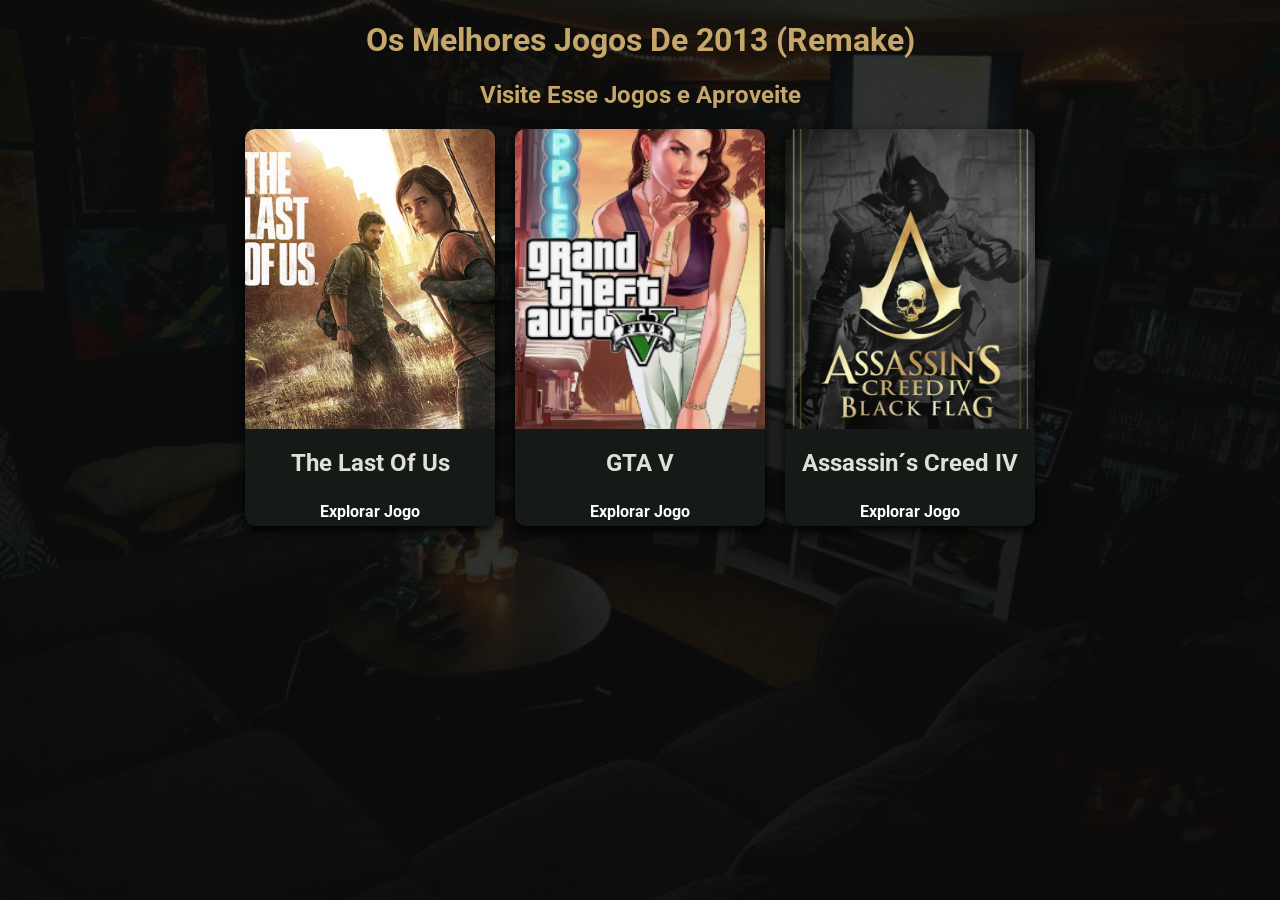
<file: index.html>
<!DOCTYPE html>
<html lang="pt-br">
<head>
    <meta charset="UTF-8">
    <meta name="viewport" content="width=device-width, initial-scale=1.0">
    <title>Jogos</title>
    <link rel="stylesheet" href="principal.css">
    <link rel="shortcut icon" href="icones/Uriy1966-Steel-System-Games.512.png" type="image/x-icon">
    <link rel="preconnect" href="https://fonts.googleapis.com">
    <link rel="preconnect" href="https://fonts.gstatic.com" crossorigin>
    <link href="https://fonts.googleapis.com/css2?family=Roboto:ital,wght@0,100..900;1,100..900&display=swap" rel="stylesheet">

</head>
<body class="principal">
    <h1 class="titulo"> Os Melhores Jogos De 2013 (Remake)</h1>
    <h2 class="titulo">Visite Esse Jogos e Aproveite</h2>
    <div class="cards">

    <div class="card">
        <img src="imagens/The-Last-Of-Us-original.jpg" alt="tlou">
        <h2>The Last Of Us </h2>
        <a href="thelastofus.html" class="botao">Explorar Jogo</a>
    </div>

    <div class="card">
        <img src="imagens/auto.png" alt="Gta 5">
        <h2>GTA V</h2>
        <a href="gtav.html" class="botao">Explorar Jogo</a>
    </div>

    <div class="card">
        <img src="imagens/black.png" alt="black flag">
        <h2>Assassin´s Creed IV</h2>
        <a href="creed4.html" class="botao">Explorar Jogo</a>
    </div>

       

</body>
</html>
</file>
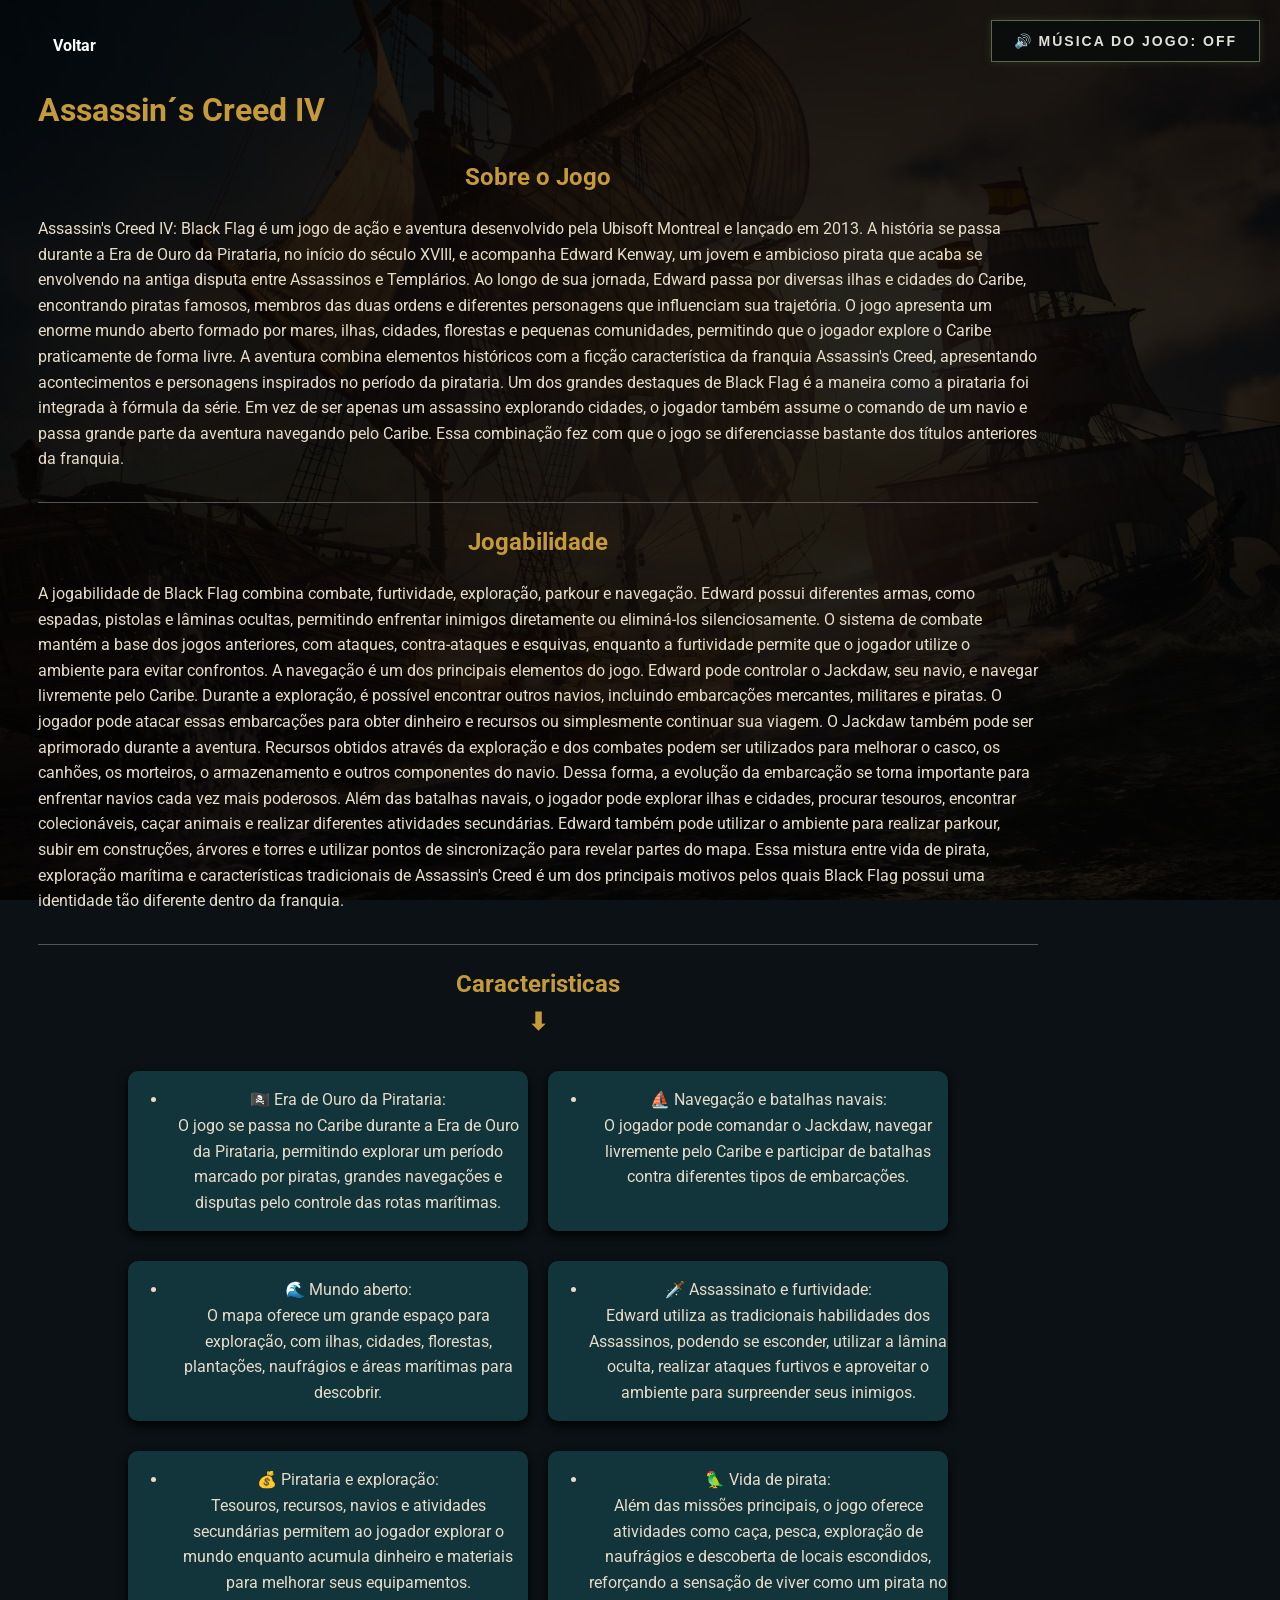
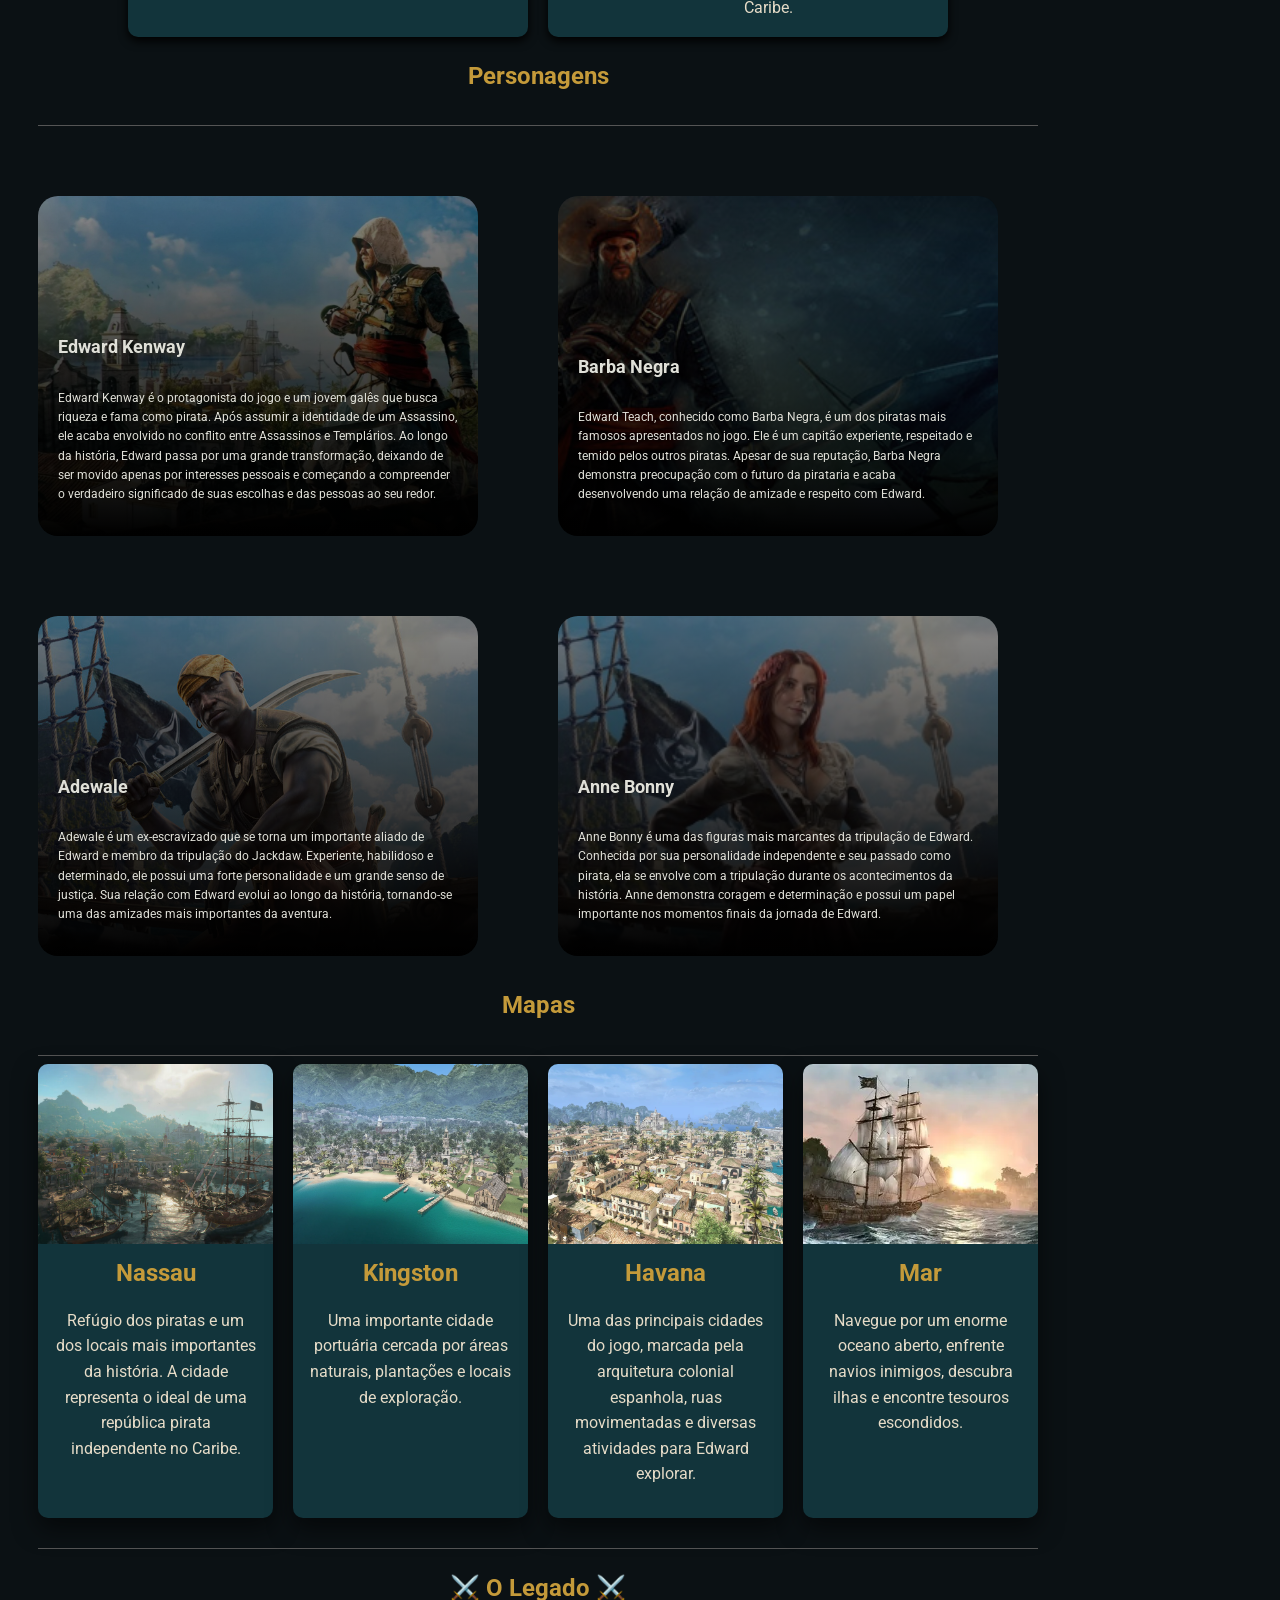
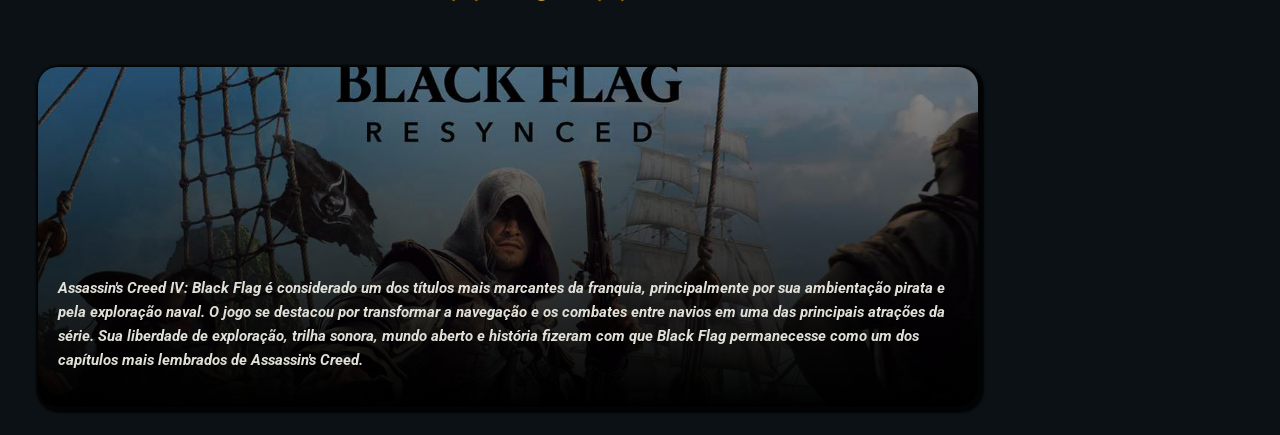
<file: creed4.html>
<!DOCTYPE html>
<html lang="pt-br">
<head>
    <meta charset="UTF-8">
    <meta name="viewport" content="width=device-width, initial-scale=1.0">
    <title>Assassin´s Creed IV</title>
    <link rel="stylesheet" href="principal.css">
    <link rel="stylesheet" href="creed.css">
    <link rel="shortcut icon" href="icones/assassin_s_creed_iv__black_flag___folder_icon_by_pixelreal_dk7kx5o.ico" type="image/x-icon">
    <link rel="preconnect" href="https://fonts.googleapis.com">
    <link rel="preconnect" href="https://fonts.gstatic.com" crossorigin>
    <link href="https://fonts.googleapis.com/css2?family=Roboto:ital,wght@0,100..900;1,100..900&display=swap" rel="stylesheet">
</head>
<body class="principal3">
    <audio id="musica" loop>
    <source src="audio/a4.mp3" type="audio/mpeg">
</audio>

<button id="botao-musica" onclick="toggleMusica()">
    🔊 MÚSICA DO JOGO: OFF
</button>

<script>
    const musica = document.getElementById("musica");
    const botao = document.getElementById("botao-musica");

    function toggleMusica() {
        if (musica.paused) {
            musica.play();
            botao.textContent = "🔊 MÚSICA DO JOGO: ON";
        } else {
            musica.pause();
            botao.textContent = "🔇 MÚSICA DO JOGO: OFF";
        }
    }
</script>
    <a href="index.html" class="botao">Voltar</a>
    <h1>Assassin´s Creed IV</h1>
     <h2 class="titulo3">Sobre o Jogo</h2>
    <p>Assassin's Creed IV: Black Flag é um jogo de ação e aventura desenvolvido pela Ubisoft Montreal e lançado em 2013. A história se passa durante a Era de Ouro da Pirataria, no início do século XVIII, e acompanha Edward Kenway, um jovem e ambicioso pirata que acaba se envolvendo na antiga disputa entre Assassinos e Templários. Ao longo de sua jornada, Edward passa por diversas ilhas e cidades do Caribe, encontrando piratas famosos, membros das duas ordens e diferentes personagens que influenciam sua trajetória.

O jogo apresenta um enorme mundo aberto formado por mares, ilhas, cidades, florestas e pequenas comunidades, permitindo que o jogador explore o Caribe praticamente de forma livre. A aventura combina elementos históricos com a ficção característica da franquia Assassin's Creed, apresentando acontecimentos e personagens inspirados no período da pirataria.

Um dos grandes destaques de Black Flag é a maneira como a pirataria foi integrada à fórmula da série. Em vez de ser apenas um assassino explorando cidades, o jogador também assume o comando de um navio e passa grande parte da aventura navegando pelo Caribe. Essa combinação fez com que o jogo se diferenciasse bastante dos títulos anteriores da franquia.</p>
 
<hr>
<h2 class="titulo3">Jogabilidade</h2>
<p>A jogabilidade de Black Flag combina combate, furtividade, exploração, parkour e navegação. Edward possui diferentes armas, como espadas, pistolas e lâminas ocultas, permitindo enfrentar inimigos diretamente ou eliminá-los silenciosamente. O sistema de combate mantém a base dos jogos anteriores, com ataques, contra-ataques e esquivas, enquanto a furtividade permite que o jogador utilize o ambiente para evitar confrontos.

A navegação é um dos principais elementos do jogo. Edward pode controlar o Jackdaw, seu navio, e navegar livremente pelo Caribe. Durante a exploração, é possível encontrar outros navios, incluindo embarcações mercantes, militares e piratas. O jogador pode atacar essas embarcações para obter dinheiro e recursos ou simplesmente continuar sua viagem.

O Jackdaw também pode ser aprimorado durante a aventura. Recursos obtidos através da exploração e dos combates podem ser utilizados para melhorar o casco, os canhões, os morteiros, o armazenamento e outros componentes do navio. Dessa forma, a evolução da embarcação se torna importante para enfrentar navios cada vez mais poderosos.

Além das batalhas navais, o jogador pode explorar ilhas e cidades, procurar tesouros, encontrar colecionáveis, caçar animais e realizar diferentes atividades secundárias. Edward também pode utilizar o ambiente para realizar parkour, subir em construções, árvores e torres e utilizar pontos de sincronização para revelar partes do mapa.

Essa mistura entre vida de pirata, exploração marítima e características tradicionais de Assassin's Creed é um dos principais motivos pelos quais Black Flag possui uma identidade tão diferente dentro da franquia.</p>
<hr>
<h2 class="titulo3">Caracteristicas <br> ⬇</h2>

      <div class="cards">

    <div class="card1">
        <ul>
            <li>🏴‍☠️ Era de Ouro da Pirataria: <br> O jogo se passa no Caribe durante a Era de Ouro da Pirataria, permitindo explorar um período marcado por piratas, grandes navegações e disputas pelo controle das rotas marítimas.</li>
        </ul>
    </div>

    <div class="card1">
        <ul>
            <li>⛵ Navegação e batalhas navais: <br> O jogador pode comandar o Jackdaw, navegar livremente pelo Caribe e participar de batalhas contra diferentes tipos de embarcações.</li>
        </ul>
    </div>

    <div class="card1">
        <ul>
            <li>🌊 Mundo aberto: <br> O mapa oferece um grande espaço para exploração, com ilhas, cidades, florestas, plantações, naufrágios e áreas marítimas para descobrir.</li>
        </ul>
    </div>

    <div class="card1">
        <ul>
            <li>🗡️ Assassinato e furtividade: <br> Edward utiliza as tradicionais habilidades dos Assassinos, podendo se esconder, utilizar a lâmina oculta, realizar ataques furtivos e aproveitar o ambiente para surpreender seus inimigos.</li>
        </ul>
    </div>

     <div class="card1">
        <ul>
            <li>💰 Pirataria e exploração: <br> Tesouros, recursos, navios e atividades secundárias permitem ao jogador explorar o mundo enquanto acumula dinheiro e materiais para melhorar seus equipamentos.</li>
        </ul>
    </div>

    <div class="card1">
        <ul>
            <li>🦜 Vida de pirata: <br> Além das missões principais, o jogo oferece atividades como caça, pesca, exploração de naufrágios e descoberta de locais escondidos, reforçando a sensação de viver como um pirata no Caribe.</li>
        </ul>
    </div>
</div>

<h2 class="titulo3">Personagens</h2>
<hr>
<div class="cardp">
<div class="personagem edward">
<h2>Edward Kenway</h2>
<p>Edward Kenway é o protagonista do jogo e um jovem galês que busca riqueza e fama como pirata. Após assumir a identidade de um Assassino, ele acaba envolvido no conflito entre Assassinos e Templários. Ao longo da história, Edward passa por uma grande transformação, deixando de ser movido apenas por interesses pessoais e começando a compreender o verdadeiro significado de suas escolhas e das pessoas ao seu redor.</p>
</div>

<div class="personagem barba">
<h2>Barba Negra</h2>
<p>Edward Teach, conhecido como Barba Negra, é um dos piratas mais famosos apresentados no jogo. Ele é um capitão experiente, respeitado e temido pelos outros piratas. Apesar de sua reputação, Barba Negra demonstra preocupação com o futuro da pirataria e acaba desenvolvendo uma relação de amizade e respeito com Edward.</p>
</div>

<div class="personagem adewale">
<h2>Adewale</h2>
<p>Adewale é um ex-escravizado que se torna um importante aliado de Edward e membro da tripulação do Jackdaw. Experiente, habilidoso e determinado, ele possui uma forte personalidade e um grande senso de justiça. Sua relação com Edward evolui ao longo da história, tornando-se uma das amizades mais importantes da aventura.</p>
</div>

<div class="personagem anne">
<h2>Anne Bonny</h2>
<p>Anne Bonny é uma das figuras mais marcantes da tripulação de Edward. Conhecida por sua personalidade independente e seu passado como pirata, ela se envolve com a tripulação durante os acontecimentos da história. Anne demonstra coragem e determinação e possui um papel importante nos momentos finais da jornada de Edward.</p>
</div>
</div>
<h2 class="titulo3">Mapas</h2>
<hr>
<div class="cardm">

<div class="mapas">
<img src="imagens/nassau.jpg" alt="nassau">
<h2>Nassau</h2>
<p>Refúgio dos piratas e um dos locais mais importantes da história. A cidade representa o ideal de uma república pirata independente no Caribe.</p>
</div>

<div class="mapas">
<img src="imagens/kingston a4.webp" alt="kingston">
<h2>Kingston</h2>
<p>Uma importante cidade portuária cercada por áreas naturais, plantações e locais de exploração.</p>
</div>

<div class="mapas">
<img src="imagens/havana a4.webp" alt="havana">
<h2>Havana</h2>
<p>Uma das principais cidades do jogo, marcada pela arquitetura colonial espanhola, ruas movimentadas e diversas atividades para Edward explorar.</p>
</div>

<div class="mapas">
<img src="imagens/mar a4.webp" alt="mar">
<h2>Mar</h2>
<p>Navegue por um enorme oceano aberto, enfrente navios inimigos, descubra ilhas e encontre tesouros escondidos.</p>
</div>
</div>
<hr>
<h2 class="titulo3">⚔️ O Legado ⚔️</h2>
<div class="legado">
    <p>Assassin's Creed IV: Black Flag é considerado um dos títulos mais marcantes da franquia, principalmente por sua ambientação pirata e pela exploração naval. O jogo se destacou por transformar a navegação e os combates entre navios em uma das principais atrações da série. Sua liberdade de exploração, trilha sonora, mundo aberto e história fizeram com que Black Flag permanecesse como um dos capítulos mais lembrados de Assassin's Creed.</p>

</body>
</html>
</file>
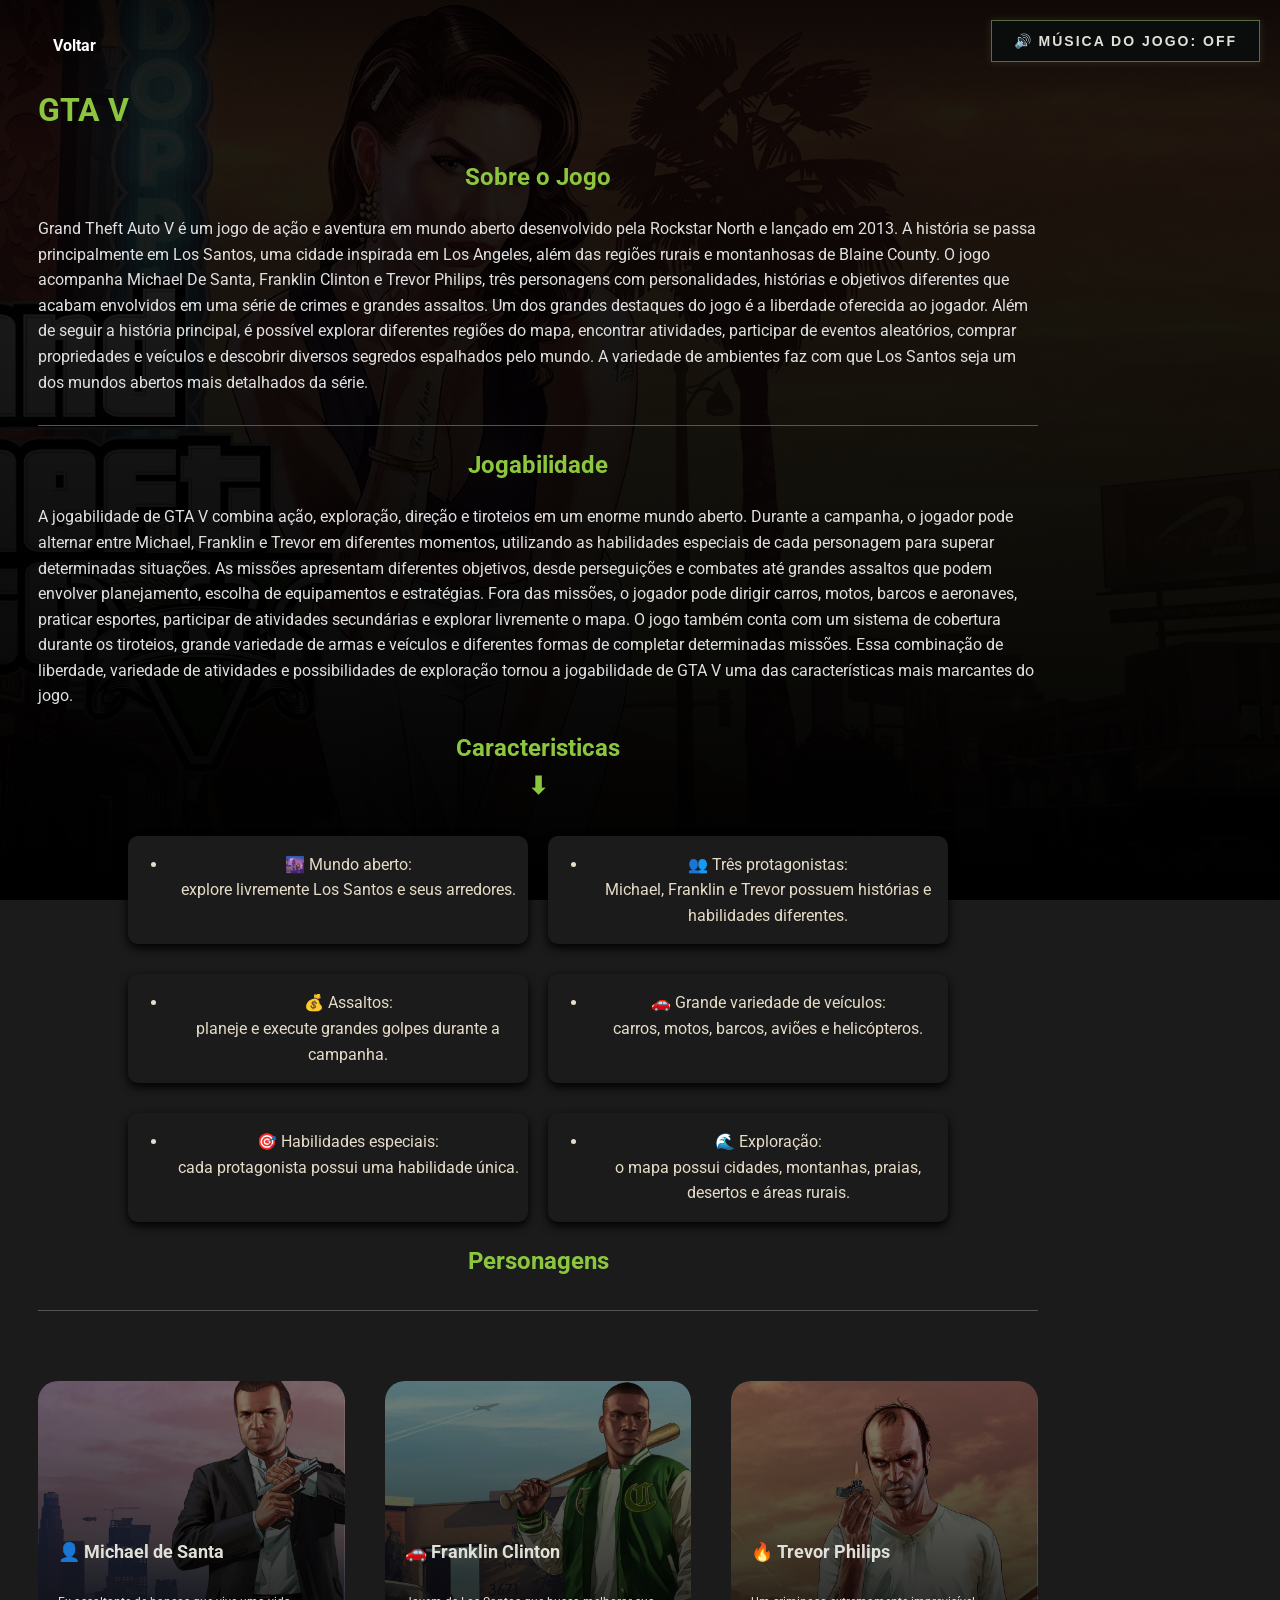
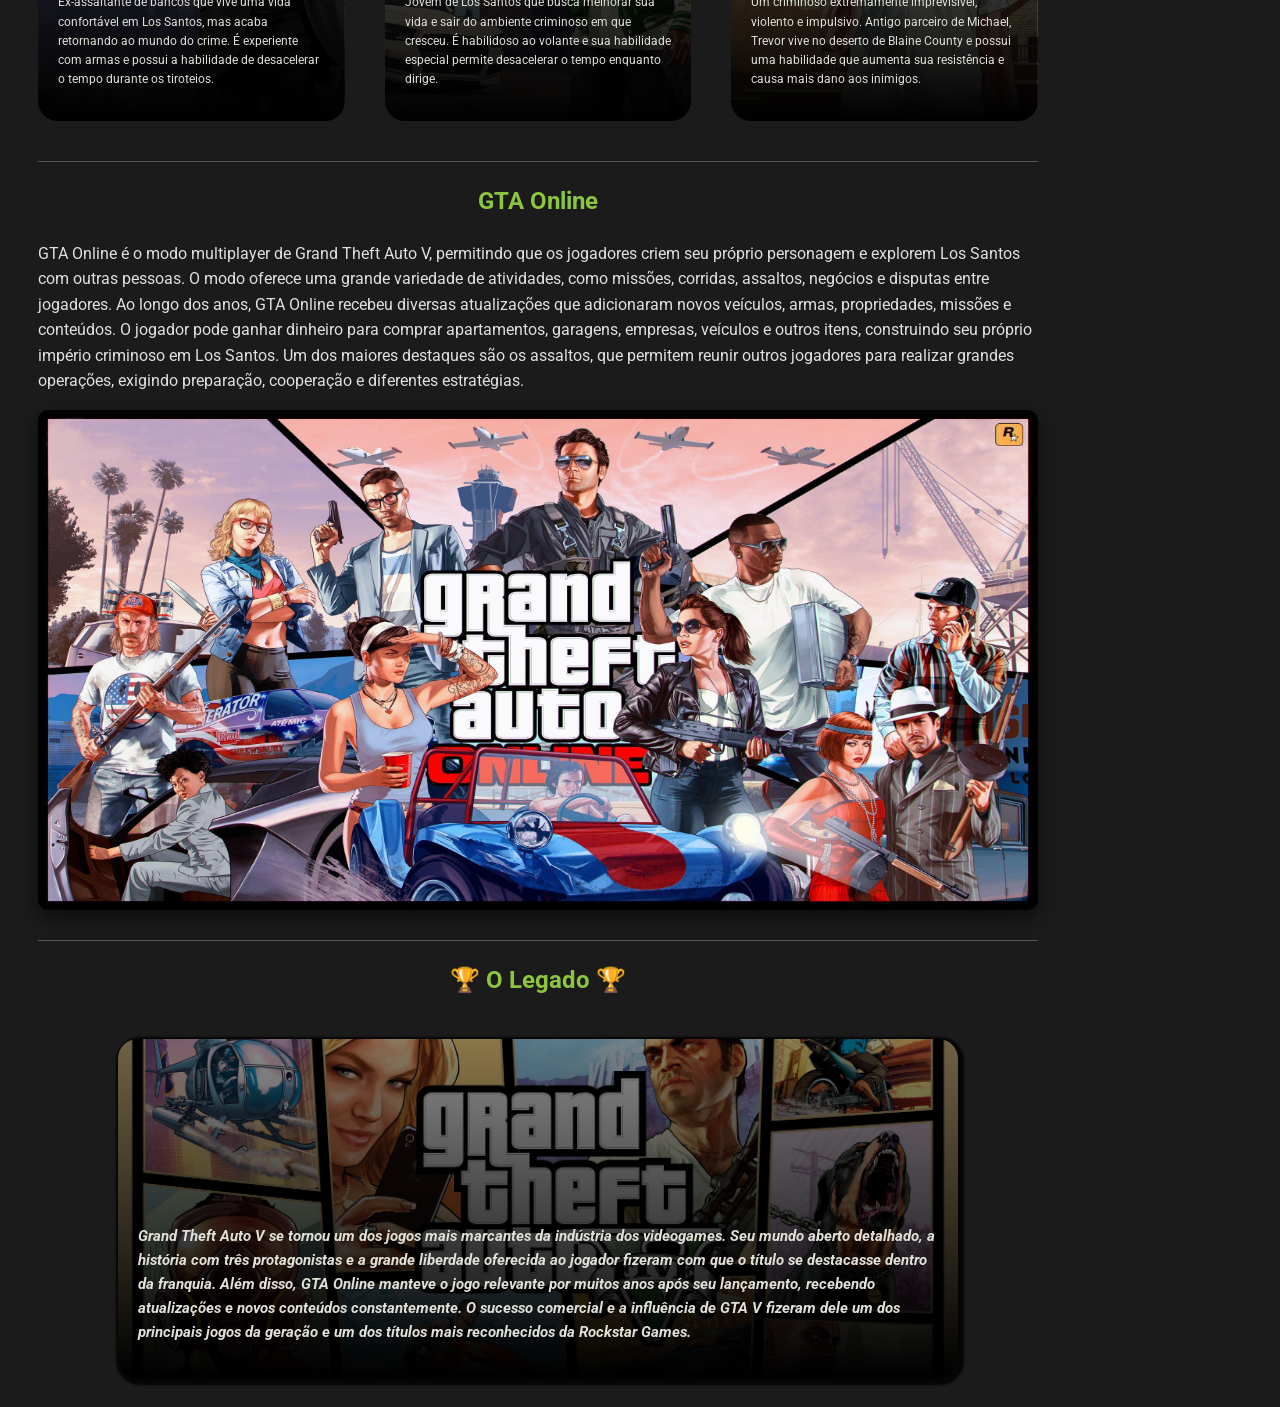
<file: gtav.html>
<!DOCTYPE html>
<html lang="pt0br">
<head>
    <meta charset="UTF-8">
    <meta name="viewport" content="width=device-width, initial-scale=1.0">
    <title>GTA V</title>
    <link rel="stylesheet" href="principal.css">
    <link rel="stylesheet" href="gtav.css">
    <link rel="shortcut icon" href="icones/gta_v_folder_icons_by_eslam249_dl04ppx.ico" type="image/x-icon">
    <link rel="shortcut icon" href="icones/Uriy1966-Steel-System-Games.512.png" type="image/x-icon">
    <link rel="preconnect" href="https://fonts.googleapis.com">
    <link rel="preconnect" href="https://fonts.gstatic.com" crossorigin>
    <link href="https://fonts.googleapis.com/css2?family=Roboto:ital,wght@0,100..900;1,100..900&display=swap" rel="stylesheet">
</head>
<body class="principal2">
      <audio id="musica" loop>
    <source src="audio/gtav.mp3" type="audio/mpeg">
</audio>

<button id="botao-musica" onclick="toggleMusica()">
    🔊 MÚSICA DO JOGO: OFF
</button>

<script>
    const musica = document.getElementById("musica");
    const botao = document.getElementById("botao-musica");

    function toggleMusica() {
        if (musica.paused) {
            musica.play();
            botao.textContent = "🔊 MÚSICA DO JOGO: ON";
        } else {
            musica.pause();
            botao.textContent = "🔇 MÚSICA DO JOGO: OFF";
        }
    }
</script>
    <a href="index.html" class="botao">Voltar</a>
    <h1>GTA V</h1>
    <h2 class="titulo2">Sobre o Jogo</h2>
    <p>Grand Theft Auto V é um jogo de ação e aventura em mundo aberto desenvolvido pela Rockstar North e lançado em 2013. A história se passa principalmente em Los Santos, uma cidade inspirada em Los Angeles, além das regiões rurais e montanhosas de Blaine County. O jogo acompanha Michael De Santa, Franklin Clinton e Trevor Philips, três personagens com personalidades, histórias e objetivos diferentes que acabam envolvidos em uma série de crimes e grandes assaltos.

Um dos grandes destaques do jogo é a liberdade oferecida ao jogador. Além de seguir a história principal, é possível explorar diferentes regiões do mapa, encontrar atividades, participar de eventos aleatórios, comprar propriedades e veículos e descobrir diversos segredos espalhados pelo mundo. A variedade de ambientes faz com que Los Santos seja um dos mundos abertos mais detalhados da série.</p>
<hr>
<h2 class="titulo2">Jogabilidade</h2>
<p>A jogabilidade de GTA V combina ação, exploração, direção e tiroteios em um enorme mundo aberto. Durante a campanha, o jogador pode alternar entre Michael, Franklin e Trevor em diferentes momentos, utilizando as habilidades especiais de cada personagem para superar determinadas situações.

As missões apresentam diferentes objetivos, desde perseguições e combates até grandes assaltos que podem envolver planejamento, escolha de equipamentos e estratégias. Fora das missões, o jogador pode dirigir carros, motos, barcos e aeronaves, praticar esportes, participar de atividades secundárias e explorar livremente o mapa.

O jogo também conta com um sistema de cobertura durante os tiroteios, grande variedade de armas e veículos e diferentes formas de completar determinadas missões. Essa combinação de liberdade, variedade de atividades e possibilidades de exploração tornou a jogabilidade de GTA V uma das características mais marcantes do jogo.</p>

<h2 class="titulo2">Caracteristicas <br> ⬇</h2>

      <div class="cards">

    <div class="card1">
        <ul>
            <li>🌆 Mundo aberto: <br> explore livremente Los Santos  e seus arredores.</li>
        </ul>
    </div>

    <div class="card1">
        <ul>
            <li>👥 Três protagonistas: <br> Michael, Franklin e Trevor possuem histórias e habilidades diferentes.</li>
        </ul>
    </div>

    <div class="card1">
        <ul>
            <li>💰 Assaltos: <br> planeje e execute grandes golpes durante a campanha.</li>
        </ul>
    </div>

    <div class="card1">
        <ul>
            <li>🚗 Grande variedade de veículos: <br> carros, motos, barcos, aviões e helicópteros.</li>
        </ul>
    </div>

     <div class="card1">
        <ul>
            <li>🎯 Habilidades especiais: <br> cada protagonista possui uma habilidade única.</li>
        </ul>
    </div>

    <div class="card1">
        <ul>
            <li>🌊 Exploração: <br> o mapa possui cidades, montanhas, praias, desertos e áreas rurais.</li>
        </ul>
    </div>
</div>

<h2 class="titulo2">Personagens</h2>
<hr>
<div class="cardp">
<div class="personagem michael">
<h2>👤 Michael de Santa</h2>
<p>Ex-assaltante de bancos que vive uma vida confortável em Los Santos, mas acaba retornando ao mundo do crime. É experiente com armas e possui a habilidade de desacelerar o tempo durante os tiroteios.</p>
</div>

<div class="personagem franklin">
<h2>🚗 Franklin Clinton</h2>
<p>Jovem de Los Santos que busca melhorar sua vida e sair do ambiente criminoso em que cresceu. É habilidoso ao volante e sua habilidade especial permite desacelerar o tempo enquanto dirige.</p>
</div>

<div class="personagem trevor">
<h2>🔥 Trevor Philips</h2>
<p>Um criminoso extremamente imprevisível, violento e impulsivo. Antigo parceiro de Michael, Trevor vive no deserto de Blaine County e possui uma habilidade que aumenta sua resistência e causa mais dano aos inimigos.</p>
</div>
</div>
<hr>

 <h2 class="titulo2">GTA Online</h2>
 <p>GTA Online é o modo multiplayer de Grand Theft Auto V, permitindo que os jogadores criem seu próprio personagem e explorem Los Santos com outras pessoas. O modo oferece uma grande variedade de atividades, como missões, corridas, assaltos, negócios e disputas entre jogadores.

Ao longo dos anos, GTA Online recebeu diversas atualizações que adicionaram novos veículos, armas, propriedades, missões e conteúdos. O jogador pode ganhar dinheiro para comprar apartamentos, garagens, empresas, veículos e outros itens, construindo seu próprio império criminoso em Los Santos.

Um dos maiores destaques são os assaltos, que permitem reunir outros jogadores para realizar grandes operações, exigindo preparação, cooperação e diferentes estratégias.</p>
<img src="imagens/gta online.jpg" alt="">
<hr>
<h2 class="titulo2">🏆 O Legado 🏆</h2>
<div class="legado">
    <p>Grand Theft Auto V se tornou um dos jogos mais marcantes da indústria dos videogames. Seu mundo aberto detalhado, a história com três protagonistas e a grande liberdade oferecida ao jogador fizeram com que o título se destacasse dentro da franquia. Além disso, GTA Online manteve o jogo relevante por muitos anos após seu lançamento, recebendo atualizações e novos conteúdos constantemente. O sucesso comercial e a influência de GTA V fizeram dele um dos principais jogos da geração e um dos títulos mais reconhecidos da Rockstar Games.</p>

</body>
</html>
</file>
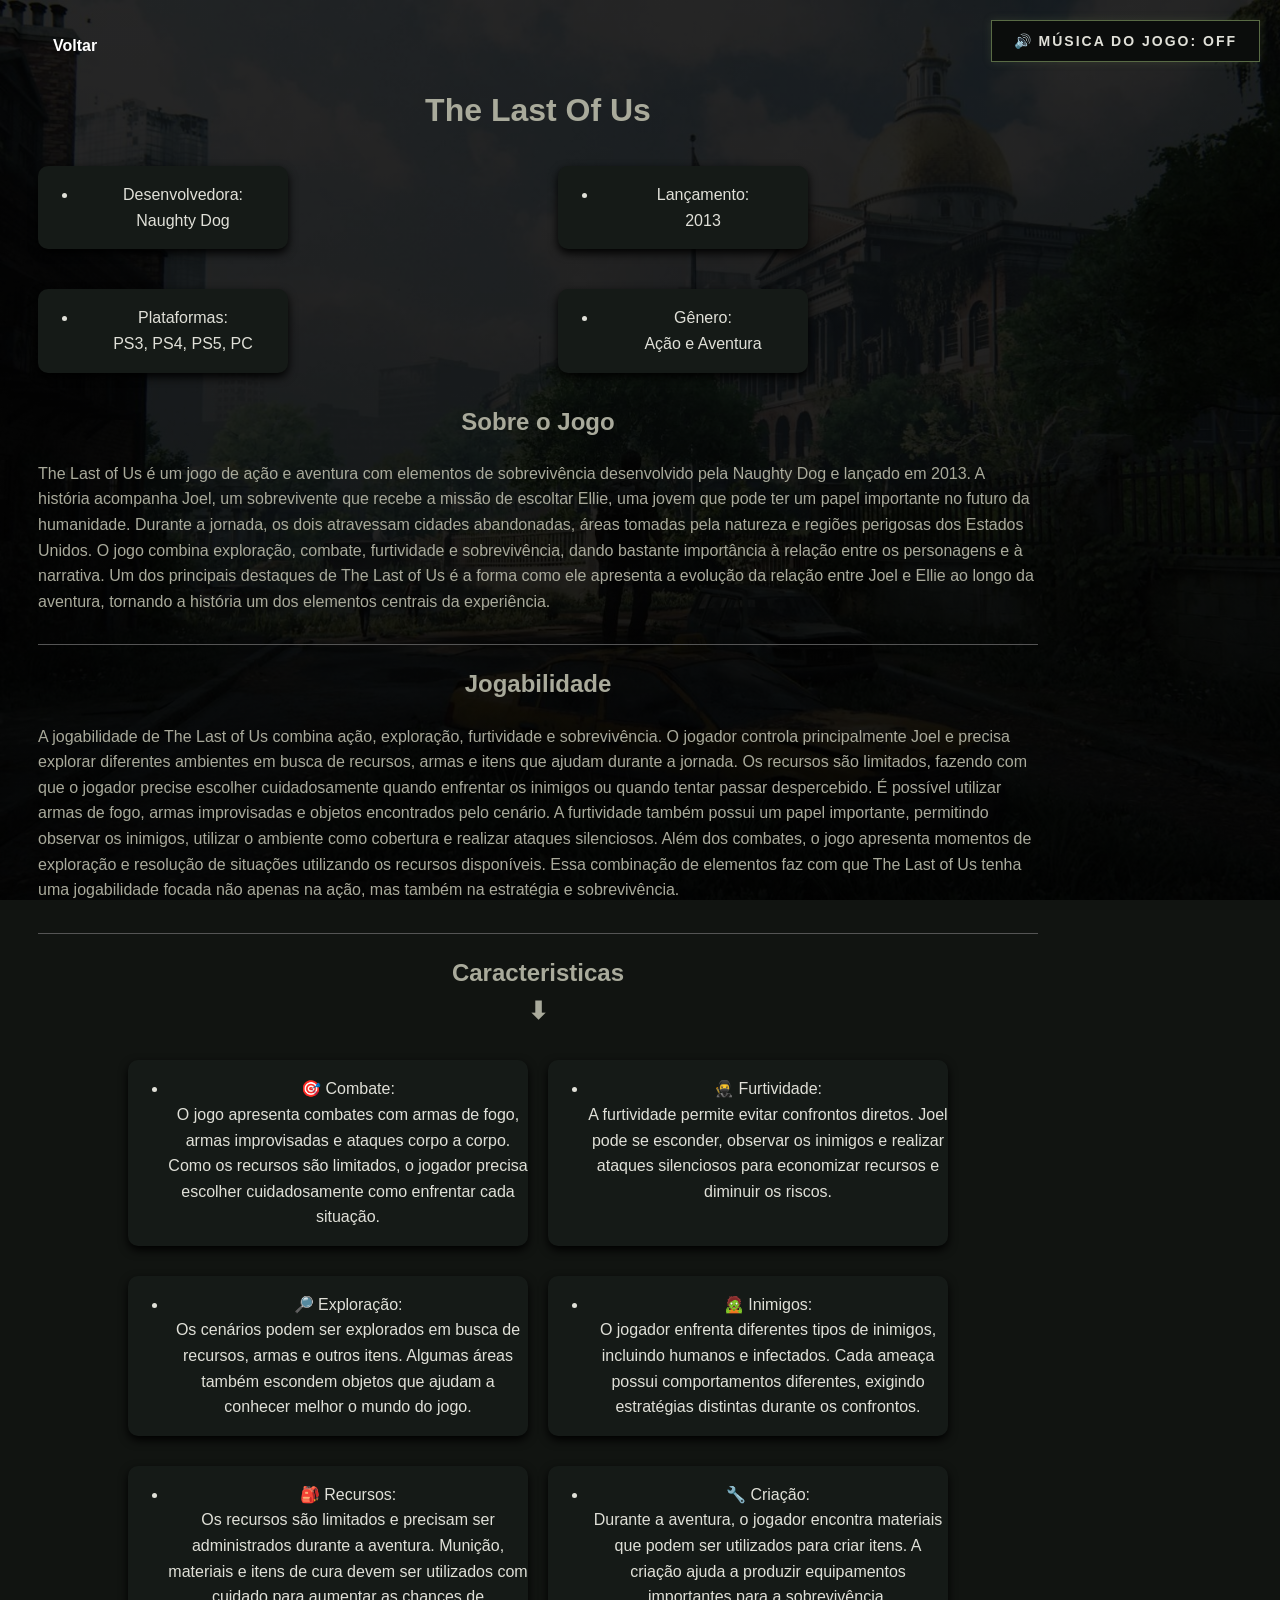
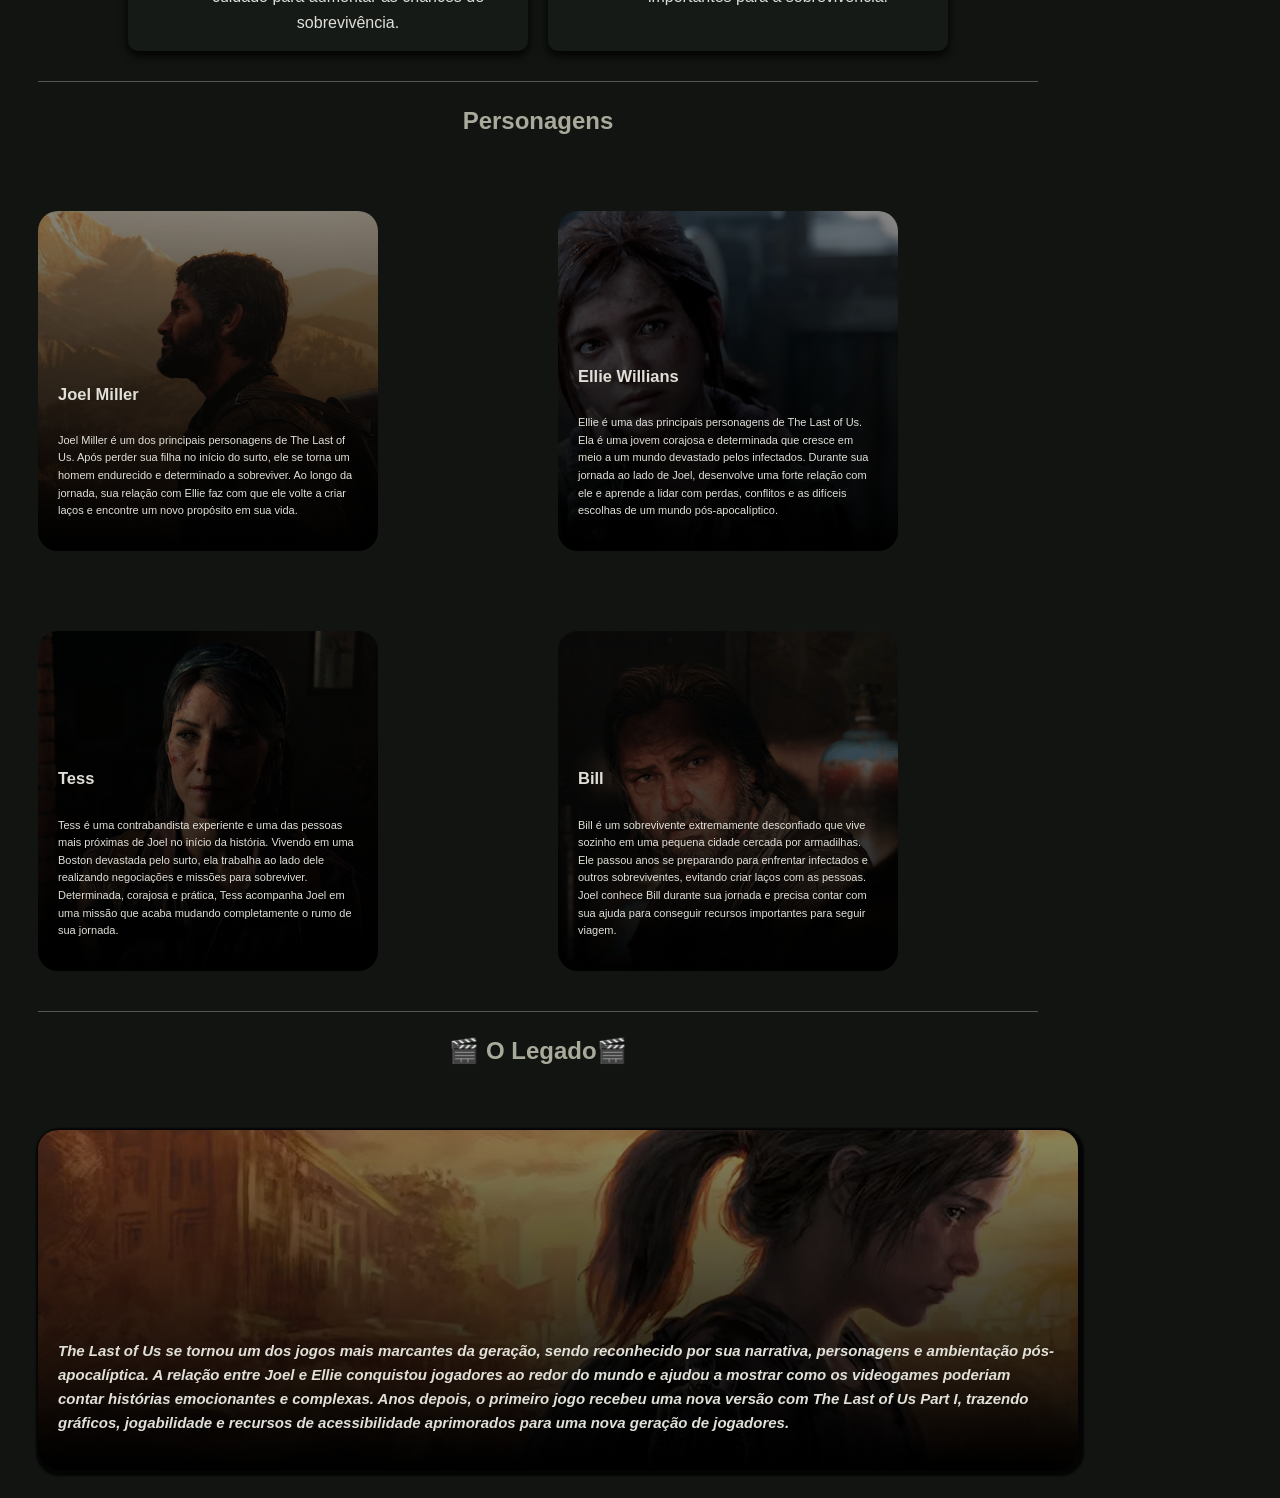
<file: thelastofus.html>
<!DOCTYPE html>
<html lang="pt-br">
<head>
    <meta charset="UTF-8">
    <meta name="viewport" content="width=, initial-scale=1.0">
    <title>The Last Of Us</title>
    <link rel="stylesheet" href="principal.css">
    <link rel="stylesheet" href="tlou.css">
    <link rel="shortcut icon" href="icones/The Last Of Us [2013] - 1 (512x512).ico" type="image/x-icon">
</head>
<body class="principal2">
     <audio id="musica" loop>
    <source src="audio/tlou1.mp3" type="audio/mpeg">
</audio>

<button id="botao-musica" onclick="toggleMusica()">
    🔊 MÚSICA DO JOGO: OFF
</button>

<script>
    const musica = document.getElementById("musica");
    const botao = document.getElementById("botao-musica");

    function toggleMusica() {
        if (musica.paused) {
            musica.play();
            botao.textContent = "🔊 MÚSICA DO JOGO: ON";
        } else {
            musica.pause();
            botao.textContent = "🔇 MÚSICA DO JOGO: OFF";
        }
    }
</script>
    <a href="index.html" class="botao">Voltar</a>
    <h1 class="titulo2">The Last Of Us</h1>

      <div class="cards2">

    <div class="card">
        <ul>
            <li>Desenvolvedora: <br> Naughty Dog</li>
        </ul>
    </div>

    <div class="card">
        <ul>
            <li>Lançamento: <br> 2013</li>
        </ul>
    </div>

    <div class="card">
        <ul>
            <li>Plataformas: <br> PS3, PS4, PS5, PC</li>
        </ul>
    </div>

    <div class="card">
        <ul>
            <li>Gênero: <br> Ação e Aventura</li>
        </ul>
    </div>
    </div>
    <h2 class="titulo2">Sobre o Jogo</h2>
    <p>The Last of Us é um jogo de ação e aventura com elementos de sobrevivência desenvolvido pela Naughty Dog e lançado em 2013. A história acompanha Joel, um sobrevivente que recebe a missão de escoltar Ellie, uma jovem que pode ter um papel importante no futuro da humanidade.

Durante a jornada, os dois atravessam cidades abandonadas, áreas tomadas pela natureza e regiões perigosas dos Estados Unidos. O jogo combina exploração, combate, furtividade e sobrevivência, dando bastante importância à relação entre os personagens e à narrativa.

Um dos principais destaques de The Last of Us é a forma como ele apresenta a evolução da relação entre Joel e Ellie ao longo da aventura, tornando a história um dos elementos centrais da experiência.</p>
<hr>
<h2 class="titulo2">Jogabilidade</h2>
<p>A jogabilidade de The Last of Us combina ação, exploração, furtividade e sobrevivência. O jogador controla principalmente Joel e precisa explorar diferentes ambientes em busca de recursos, armas e itens que ajudam durante a jornada.

Os recursos são limitados, fazendo com que o jogador precise escolher cuidadosamente quando enfrentar os inimigos ou quando tentar passar despercebido. É possível utilizar armas de fogo, armas improvisadas e objetos encontrados pelo cenário.

A furtividade também possui um papel importante, permitindo observar os inimigos, utilizar o ambiente como cobertura e realizar ataques silenciosos. Além dos combates, o jogo apresenta momentos de exploração e resolução de situações utilizando os recursos disponíveis.

Essa combinação de elementos faz com que The Last of Us tenha uma jogabilidade focada não apenas na ação, mas também na estratégia e sobrevivência.</p>
<hr>
<h2 class="titulo2">Caracteristicas <br> ⬇</h2>

      <div class="cards">

    <div class="card0">
        <ul>
            <li>🎯 Combate: <br> O jogo apresenta combates com armas de fogo, armas improvisadas e ataques corpo a corpo. Como os recursos são limitados, o jogador precisa escolher cuidadosamente como enfrentar cada situação.</li>
        </ul>
    </div>

    <div class="card0">
        <ul>
            <li>🥷 Furtividade: <br> A furtividade permite evitar confrontos diretos. Joel pode se esconder, observar os inimigos e realizar ataques silenciosos para economizar recursos e diminuir os riscos.</li>
        </ul>
    </div>

    <div class="card0">
        <ul>
            <li>🔎 Exploração: <br>Os cenários podem ser explorados em busca de recursos, armas e outros itens. Algumas áreas também escondem objetos que ajudam a conhecer melhor o mundo do jogo.</li>
        </ul>
    </div>

    <div class="card0">
        <ul>
            <li>🧟 Inimigos: <br>O jogador enfrenta diferentes tipos de inimigos, incluindo humanos e infectados. Cada ameaça possui comportamentos diferentes, exigindo estratégias distintas durante os confrontos.</li>
        </ul>
    </div>

     <div class="card0">
        <ul>
            <li>🎒 Recursos: <br> Os recursos são limitados e precisam ser administrados durante a aventura. Munição, materiais e itens de cura devem ser utilizados com cuidado para aumentar as chances de sobrevivência. </li>
        </ul>
    </div>

    <div class="card0">
        <ul>
            <li>🔧 Criação: <br>Durante a aventura, o jogador encontra materiais que podem ser utilizados para criar itens. A criação ajuda a produzir equipamentos importantes para a sobrevivência.</li>
        </ul>
    </div>
</div>
    <hr>
    <h2 class="titulo2">Personagens</h2>
    <div class="cards2">
    <div class="hero joel">
        <h2>Joel Miller</h2>
        <p>Joel Miller é um dos principais personagens de The Last of Us. Após perder sua filha no início do surto, ele se torna um homem endurecido e determinado a sobreviver. Ao longo da jornada, sua relação com Ellie faz com que ele volte a criar laços e encontre um novo propósito em sua vida.</p>
    </div>

     <div class="hero ellie">
        <h2>Ellie Willians</h2>
        <p>Ellie é uma das principais personagens de The Last of Us. Ela é uma jovem corajosa e determinada que cresce em meio a um mundo devastado pelos infectados. Durante sua jornada ao lado de Joel, desenvolve uma forte relação com ele e aprende a lidar com perdas, conflitos e as difíceis escolhas de um mundo pós-apocalíptico.</p>
    </div>

    <div class="hero tess">
        <h2>Tess</h2>
        <p>Tess é uma contrabandista experiente e uma das pessoas mais próximas de Joel no início da história. Vivendo em uma Boston devastada pelo surto, ela trabalha ao lado dele realizando negociações e missões para sobreviver. Determinada, corajosa e prática, Tess acompanha Joel em uma missão que acaba mudando completamente o rumo de sua jornada.</p>
    </div>

     <div class="hero bill">
        <h2>Bill</h2>
        <p>Bill é um sobrevivente extremamente desconfiado que vive sozinho em uma pequena cidade cercada por armadilhas. Ele passou anos se preparando para enfrentar infectados e outros sobreviventes, evitando criar laços com as pessoas. Joel conhece Bill durante sua jornada e precisa contar com sua ajuda para conseguir recursos importantes para seguir viagem.</p>
    </div>
</div>
<hr>
<h2 class="titulo2">🎬 O Legado🎬 </h2>
<div class="legado">
    <p>The Last of Us se tornou um dos jogos mais marcantes da geração, sendo reconhecido por sua narrativa, personagens e ambientação pós-apocalíptica. A relação entre Joel e Ellie conquistou jogadores ao redor do mundo e ajudou a mostrar como os videogames poderiam contar histórias emocionantes e complexas. Anos depois, o primeiro jogo recebeu uma nova versão com The Last of Us Part I, trazendo gráficos, jogabilidade e recursos de acessibilidade aprimorados para uma nova geração de jogadores.</p>
</div>
</div>
</body>
</html>
</file>
<file: principal.css>
body {
    background-color: #0B0D0C;
    font-family: "Roboto", sans-serif;
}
.principal {
      background-image: linear-gradient(
        rgba(11, 13, 12, 0.85),
        rgba(11, 13, 12, 0.85)
    ), url("imagens/titulo.jpg");
    background-size: cover;
    background-position: center;
    background-attachment: fixed;
}
img {
    width: 900px;
    height: 500px;
    display: block;
    margin: 0 auto;
}
.titulo {
    text-align: center;
    color: #C5A76B;

}
.cards {
    display: flex;
    justify-content: center;
    flex-wrap: wrap;
    gap: 20px;
}
.card {
    width: 250px;
    background-color: #151A17;
    color: #E0E0D8;
    border-radius: 10px;
    overflow: hidden;
    box-shadow: 0 4px 10px #000;
    text-align: center;
}

.card img {
    width: 100%;
    height: 300px;
    object-fit: cover;
}

.card h2 {
    color: #E0E0D8;
}

.card p {
    color: #E0E0D8;
    padding: 0 15px 15px;
}
.card {
    transition: 0.3s;
}

.card:hover {
    transform: translateY(-10px);
}
.botao {
    display: inline-block;
    color: white;
    padding: 5px 15px;
    text-decoration: none;
    border-radius: 30px;
    font-weight: bold;
    align-items: center;
    justify-content:center ;
}
.botao:hover {
    color: white;
    background-color: #6F8F5F;
}

body {
    animation: entrada 1s ease;
}

@keyframes entrada {
    from {
        opacity: 0;
        transform: scale(0.98);
    }

    to {
        opacity: 1;
        transform: scale(1);
    }
}



/* Tablets */
@media screen and (max-width: 768px) {
    img {
        max-width: 100%;
        height: auto;
    }

    .principal {
        background-attachment: scroll;
    }

    .cards {
        gap: 15px;
    }

    .card {
        width: 220px;
    }

    .card img {
        height: 250px;
    }
}

/* Celulares */
@media screen and (max-width: 480px) {
    .titulo {
        padding: 0 10px;
    }

    .cards {
        flex-direction: column;
        align-items: center;
        gap: 20px;
    }

    .card {
        width: 90%;
        max-width: 320px;
    }

    .card img {
        height: 250px;
    }

    .botao {
        padding: 8px 15px;
    }
}
</file>
<file: creed.css>
.titulo3 {
    text-align: center;
    color: #C49A3A;
}
.principal3 {
    background-color: #0B1114;
     background-image: linear-gradient(
        rgba(0, 0, 0, 0.85),
        rgba(0, 0, 0, 0.88)
    ), url("imagens/capa\ a4.jpg");
    background-size: cover;
    background-position: center;
    background-attachment: fixed;
    color: #E6DCC8;
    font-family: "Roboto" sans-serif;
    line-height: 1.6;
    padding: 20px 30px;
    max-width: 1000px;
}
h1 {
    color: #C49A3A;
}
.card1 {
    width: 400px;
    background-color: #12343B;
    color: #E6DCC8;
    border-radius: 10px;
    overflow: hidden;
    box-shadow: 0 4px 10px #000;
    text-align: center;
    margin-top: 10px;
    transition: 0.3s;
}
.card1:hover {
    transform: translateY(-10px);
}
.cardp {
      grid-template-columns: 1fr 1fr;
      justify-content: center;
      display: grid;
      gap: 40px;
      margin-top: 40px;
      transform: translateY(-10px);
}
.cardp:hover {
    transform: translateY(-10px);
}
.personagem {
    width: 400px;
    height: 300px;
    border-radius: 20px;
    display: flex;
    flex-direction: column;
    justify-content: flex-end;
    font-size: 12px;
    padding: 20px;
    padding-top: 20px;
    margin-top: 40px;
    color: #E0E0D8;
    background-size: cover;
    background-position: center;
    transition: 0.3s;
}
.personagem:hover {
    transform: translateY(-10px) scale(1.1);
}
.edward {
    background-image: 
    linear-gradient(rgba(0,0,0,0.45), rgba(0,0,0,30)),
    url(imagens/edward.webp);
}
.barba {
     background-image: 
    linear-gradient(rgba(0,0,0,0.45), rgba(0,0,0,30)),
    url(imagens/barba\ negra.jpg);
}
.adewale {
    background-image: 
    linear-gradient(rgba(0,0,0,0.45), rgba(0,0,0,30)),
    url(imagens/adewale.jpg);
}
.anne {
     background-image: 
    linear-gradient(rgba(0,0,0,0.45), rgba(0,0,0,30)),
    url(imagens/anne.jpg);
}

.cardm {
    display: flex;
    justify-content: center;
    gap: 20px;    
}

.mapas img {
    width: 100%;
    height: 180px;
    object-fit: cover;
}

.mapas {
    width: 250px;
    background-color: #12343B;
    border-radius: 10px;
    overflow: hidden;
    box-shadow: 0 10px 25px rgba(0, 0, 0, 0.55);
    text-align: center;
    transition: 0.3s;
}

.mapas:hover {
    transform: translateY(-5px);
     box-shadow: 0 12px 25px rgba(0, 0, 0, 0.6);
}

.mapas h2 {
    color: #C49A3A;
    margin: 10px;
}

.mapas p {
    padding: 0 15px 15px;
}

hr {
    border: none;
    height: 1px;
    background-color: #555;
    margin-top: 30px;
}

.legado {
     width: 900px;
    height: 300px;
    border-radius: 20px;
    box-shadow: 2px 2px 2px 4px rgba(0,0,0,0.80);
    display: inline-flex;
    flex-direction: column;
    justify-content: flex-end;
    font-size: 15px;
    font-style: italic;
    font-weight: bold;
    padding: 20px;
    padding-top: 20px;
    margin: 0 auto;
    margin-top: 40px;
    color: #E0E0D8;
    background-image: 
    linear-gradient(rgba(0,0,0,0.45), rgba(0,0,0,30)),
    url(imagens/legado\ a4.jpg);
    background-size: cover;
    background-position: center;
}

#botao-musica {
    background-color: #0B0D0C;
    color: #E0E0D8;
    border: 1px solid #596B45;
    padding: 12px 22px;
    font-family: Arial, sans-serif;
    font-size: 14px;
    font-weight: bold;
    letter-spacing: 2px;
    cursor: pointer;
    transition: 0.3s;
    box-shadow: 0 0 8px rgba(89, 107, 69, 0.3);
}

#botao-musica:hover {
    background-color: #596B45;
    color: #0B0D0C;

    box-shadow: 0 0 15px rgba(89, 107, 69, 0.6);
    transform: scale(1.03);
}

#botao-musica:active {
    transform: scale(0.98);
}

#botao-musica {
    position: fixed;
    top: 20px;
    right: 20px;
}


/* Tablets */
@media screen and (max-width: 768px) {
    .principal3 {
        max-width: 100%;
        box-sizing: border-box;
        padding: 20px;
        background-attachment: scroll;
    }

    .cardp {
        grid-template-columns: repeat(2, minmax(0, 1fr));
        gap: 20px;
    }

    .card1 {
        width: 100%;
        box-sizing: border-box;
    }

    .personagem {
        width: 100%;
        box-sizing: border-box;
    }

    .cardm {
        flex-wrap: wrap;
    }

    .mapas {
        max-width: 250px;
        width: 100%;
    }

    .legado {
        width: 100%;
        box-sizing: border-box;
    }
}

/* Celulares */
@media screen and (max-width: 480px) {
    .principal3 {
        padding: 15px;
    }

    .cardp {
        grid-template-columns: 1fr;
        gap: 20px;
        margin-top: 20px;
    }

    .card1 {
        width: 100%;
    }

    .personagem {
        width: 100%;
        height: 280px;
        margin-top: 20px;
    }

    .personagem:hover {
        transform: translateY(-5px);
    }

    .cardm {
        flex-direction: column;
        align-items: center;
        gap: 20px;
    }

    .mapas {
        width: 100%;
        max-width: 320px;
    }

    .legado {
        width: 100%;
        height: 250px;
        padding: 15px;
        box-sizing: border-box;
        font-size: 13px;
    }

    #botao-musica {
        top: 10px;
        right: 10px;
        padding: 10px 12px;
        font-size: 12px;
        letter-spacing: 1px;
    }
}
</file>
<file: gtav.css>
.principal2 {
    background-color: #1B1B1B;
    background-image: linear-gradient(
        rgba(0, 0, 0, 0.85),
        rgba(0, 0, 0, 1)
    ), url("imagens/fundo\ gta.jpg");
    background-size: cover;
    background-position: center;
    background-attachment: fixed;
    color: #E0E0E0;
    font-family: "Roboto" sans-serif;
    line-height: 1.6;
    padding: 20px 30px;
    max-width: 1000px;
}
h1 {
    color: #8CC63F;
}
.titulo2 {
    text-align: center;
    color: #8CC63F;
}

.card1 {
    width: 400px;
    background-color: #1B1B1B;
    color: #E6DCC8;
    border-radius: 10px;
    overflow: hidden;
    box-shadow: 0 4px 10px #000;
    text-align: center;
    margin-top: 10px;
    transition: 0.3s;
}

.card1:hover {
    transform: translateY(-10px);
}

.cardp {
      grid-template-columns: 1fr 1fr;
      justify-content: center;
      display: flex;
      gap: 40px;
      margin-top: 40px;
      transform: translateY(-10px);
}

.personagem {
    width: 400px;
    height: 300px;
    border-radius: 20px;
    display: flex;
    flex-direction: column;
    justify-content: flex-end;
    font-size: 12px;
    padding: 20px;
    padding-top: 20px;
    margin-top: 40px;
    color: #E0E0D8;
    background-size: cover;
    background-position: center;
    transition: 0.3s;
}

.personagem:hover {
    transform: translateY(-10px) scale(1.1);
}
.michael {
    background-image: 
    linear-gradient(rgba(0,0,0,0.45), rgba(0,0,0,30)),
    url(imagens/michael.jpg);
}
.franklin {
    background-image: 
    linear-gradient(rgba(0,0,0,0.45), rgba(0,0,0,30)),
    url(imagens/franklin.jpg);
}

.trevor {
    background-image: 
    linear-gradient(rgba(0,0,0,0.45), rgba(0,0,0,30)),
    url(imagens/trevor.jpg);
}

hr {
    border: none;
    height: 1px;
    background-color: #555;
    margin-top: 30px;
}

img {
    width: 100%;
    border-radius: 10px;
    box-shadow: 0px 8px 20px rgba(0,0,0,0.5);
    margin: 0 auto;
}

.legado {
    width: 800px;
    height: 300px;
    border-radius: 20px;
    box-shadow: 2px 2px 2px 4px rgba(0,0,0,0.80);
    display: flex;
    flex-direction: column;
    justify-content: flex-end;
    font-size: 15px;
    font-style: italic;
    font-weight: bold;
    padding: 20px;
    padding-top: 20px;
    margin: 0 auto;
    margin-top: 40px;
    color: #E0E0D8;
    background-image: 
    linear-gradient(rgba(0,0,0,0.45), rgba(0,0,0,30)),
    url(imagens/capa\ gta.jpg);
    background-size: cover;
    background-position: center;
    transition: transform 0.3s ease, box-shadow 0.3s ease;
}
.legado:hover {
    transform: translateY(-10px) scale(1.03);
    box-shadow: 0 15px 30px rgba(0, 0, 0, 0.6);;
}

#botao-musica {
    background-color: #0B0D0C;
    color: #E0E0D8;
    border: 1px solid #596B45;
    padding: 12px 22px;
    font-family: Arial, sans-serif;
    font-size: 14px;
    font-weight: bold;
    letter-spacing: 2px;
    cursor: pointer;
    transition: 0.3s;
    box-shadow: 0 0 8px rgba(89, 107, 69, 0.3);
}

#botao-musica:hover {
    background-color: #596B45;
    color: #0B0D0C;

    box-shadow: 0 0 15px rgba(89, 107, 69, 0.6);
    transform: scale(1.03);
}

#botao-musica:active {
    transform: scale(0.98);
}

#botao-musica {
    position: fixed;
    top: 20px;
    right: 20px;
}


/* Tablets */
@media screen and (max-width: 768px) {
    .principal2 {
        max-width: 100%;
        box-sizing: border-box;
        padding: 20px;
        background-attachment: scroll;
    }

    .cardp {
        flex-wrap: wrap;
        gap: 20px;
    }

    .card1 {
        width: 100%;
        max-width: 400px;
        box-sizing: border-box;
    }

    .personagem {
        width: 100%;
        max-width: 400px;
        box-sizing: border-box;
    }

    .legado {
        width: 100%;
        box-sizing: border-box;
    }

    img {
        max-width: 100%;
        height: auto;
        box-sizing: border-box;
    }
}

/* Celulares */
@media screen and (max-width: 480px) {
    .principal2 {
        padding: 15px;
    }

    .cardp {
        flex-direction: column;
        align-items: center;
        gap: 20px;
        margin-top: 20px;
    }

    .card1 {
        width: 100%;
    }

    .personagem {
        width: 100%;
        height: 280px;
        margin-top: 20px;
    }

    .personagem:hover {
        transform: translateY(-5px);
    }

    .legado {
        width: 100%;
        height: 250px;
        padding: 15px;
        box-sizing: border-box;
        font-size: 13px;
    }

    .legado:hover {
        transform: translateY(-5px);
    }

    #botao-musica {
        top: 10px;
        right: 10px;
        padding: 10px 12px;
        font-size: 12px;
        letter-spacing: 1px;
    }
}
</file>
<file: tlou.css>
.cards2 {
      grid-template-columns: 1fr 1fr;
      justify-content: center;
      display: grid;
      gap: 40px;
      margin-top: 40px;
      transform: translateY(-10px);
}
.cards2:hover {
    transition: 0.3s;
}
.principal2 {
    background-color: #111411;
    background-image: linear-gradient(
        rgba(0, 0, 0, 0.85),
        rgba(0, 0, 0, 0.88)
    ), url("imagens/capa-fundo\ tlou.jpg");
    background-size: cover;
    background-position: center;
    background-attachment: fixed;
   
    color: #A9AA9B;
    font-family: "Roboto" sans-serif;
    line-height: 1.6;
    padding: 20px 30px;
    max-width: 1000px;
}
.titulo2 {
    text-align: center;

}
.card0 {
    width: 400px;
    background-color: #151A17;
    color: #E0E0D8;
    border-radius: 10px;
    overflow: hidden;
    box-shadow: 0 4px 10px #000;
    text-align: center;
    margin-top: 10px;
    transition: 0.3s;
}
.card0:hover {
    transform: translateY(-10px);
}
hr {
    border: none;
    height: 1px;
    background-color: #555;
    margin-top: 30px;
}
.hero {
    width: 300px;
    height: 300px;
    border-radius: 20px;
    display: flex;
    flex-direction: column;
    justify-content: flex-end;
    font-size: 11px;
    padding: 20px;
    padding-top: 20px;
    margin-top: 40px;
    color: #E0E0D8;
    background-size: cover;
    background-position: center;
    transition: 0.3s;
}
.hero:hover {
    transform: translateY(-10px) scale(1.1);
}
.joel {
    background-image: 
    linear-gradient(rgba(0,0,0,0.45), rgba(0,0,0,30)),
    url(imagens/joel.jpg);
}
.ellie {
    background-image: 
    linear-gradient(rgba(0,0,0,0.45), rgba(0,0,0,30)),
    url(imagens/ellie.png);
}
.tess {
      background-image: 
    linear-gradient(rgba(0,0,0,0.45), rgba(0,0,0,30)),
    url(imagens/tess.jpg);
}
.bill {
      background-image: 
    linear-gradient(rgba(0,0,0,0.45), rgba(0,0,0,30)),
    url(imagens/bill.webp);
}
.legado {
    width: 1000px;
    height: 300px;
    border-radius: 20px;
    box-shadow: 2px 2px 2px 4px rgba(0,0,0,0.80);
    display: inline-flex;
    flex-direction: column;
    justify-content: flex-end;
    font-size: 15px;
    font-style: italic;
    font-weight: bold;
    padding: 20px;
    padding-top: 20px;
    margin: 0 auto;
    margin-top: 40px;
    color: #E0E0D8;
    background-image: 
    linear-gradient(rgba(0,0,0,0.45), rgba(0,0,0,30)),
    url(imagens/legado.avif);
    background-size: cover;
    background-position: center;
}

#botao-musica {
    background-color: #0B0D0C;
    color: #E0E0D8;
    border: 1px solid #596B45;
    padding: 12px 22px;
    font-family: Arial, sans-serif;
    font-size: 14px;
    font-weight: bold;
    letter-spacing: 2px;
    cursor: pointer;
    transition: 0.3s;
    box-shadow: 0 0 8px rgba(89, 107, 69, 0.3);
}

#botao-musica:hover {
    background-color: #596B45;
    color: #0B0D0C;

    box-shadow: 0 0 15px rgba(89, 107, 69, 0.6);
    transform: scale(1.03);
}

#botao-musica:active {
    transform: scale(0.98);
}

#botao-musica {
    position: fixed;
    top: 20px;
    right: 20px;
}


/* Tablets */
@media screen and (max-width: 768px) {
    .principal2 {
        max-width: 100%;
        box-sizing: border-box;
        padding: 20px;
        background-attachment: scroll;
    }

    .cards2 {
        grid-template-columns: repeat(2, minmax(0, 1fr));
        gap: 20px;
    }

    .card0 {
        width: 100%;
        box-sizing: border-box;
    }

    .hero {
        width: 100%;
        max-width: 300px;
        box-sizing: border-box;
    }

    .legado {
        width: 100%;
        box-sizing: border-box;
        background-position: center;
    }
}

/* Celulares */
@media screen and (max-width: 480px) {
    .principal2 {
        padding: 15px;
    }

    .cards2 {
        grid-template-columns: 1fr;
        gap: 20px;
        margin-top: 20px;
    }

    .card0 {
        width: 100%;
    }

    .hero {
        width: 100%;
        max-width: none;
        height: 280px;
        margin-top: 20px;
    }

    .hero:hover {
        transform: translateY(-5px);
    }

    .legado {
        width: 100%;
        height: 250px;
        padding: 15px;
        box-sizing: border-box;
        font-size: 13px;
    }

    #botao-musica {
        top: 10px;
        right: 10px;
        padding: 10px 12px;
        font-size: 12px;
        letter-spacing: 1px;
    }
}
</file>
